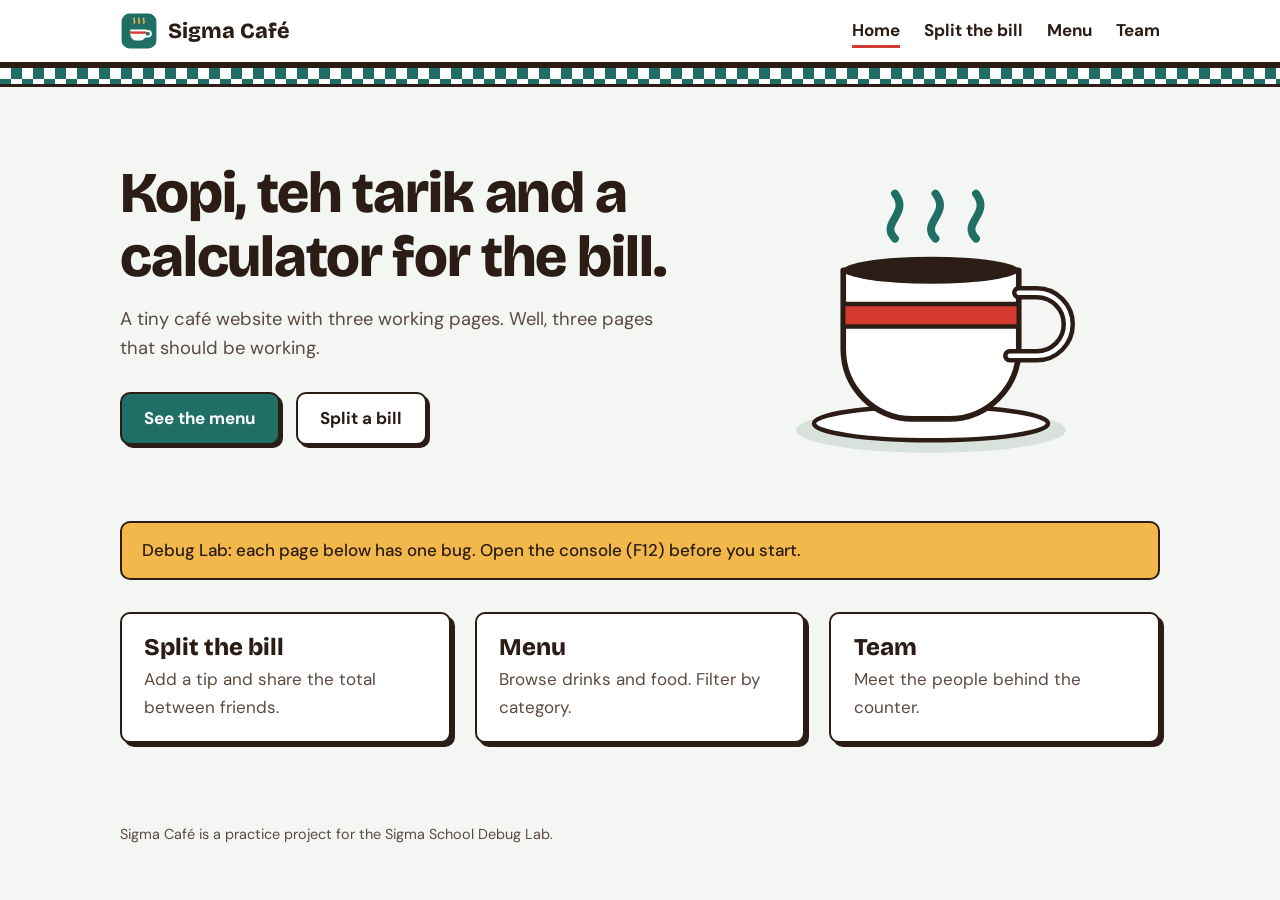
<file: sigma-cafe-teacher/index.html>
<!DOCTYPE html>
<html lang="en">
<head>
  <meta charset="UTF-8">
  <meta name="viewport" content="width=device-width, initial-scale=1.0">
  <title>Home | Sigma Café</title>
  <link rel="icon" href="assets/images/logo.svg" type="image/svg+xml">
  <link rel="stylesheet" href="css/base.css">
  <link rel="stylesheet" href="css/components.css">
</head>
<body>
  <header class="site-header">
    <div class="container nav">
      <a class="brand" href="index.html"><img src="assets/images/logo.svg" alt="">Sigma Café</a>
      <nav aria-label="Main">
        <ul class="nav-links">
          <li><a href="index.html" aria-current="page">Home</a></li>
          <li><a href="pages/bill.html">Split the bill</a></li>
          <li><a href="pages/menu.html">Menu</a></li>
          <li><a href="pages/team.html">Team</a></li>
        </ul>
      </nav>
    </div>
  </header>
  <div class="tile-strip" aria-hidden="true"></div>

  <main class="container">
    <section class="hero">
      <div>
        <h1>Kopi, teh tarik and a calculator for the bill.</h1>
        <p>A tiny café website with three working pages. Well, three pages that should be working.</p>
        <div class="hero-actions">
          <a class="btn" href="pages/menu.html">See the menu</a>
          <a class="btn btn-light" href="pages/bill.html">Split a bill</a>
        </div>
      </div>
      <img src="assets/images/hero-cup.svg" alt="An enamel mug of coffee with steam rising">
    </section>

    <p class="lab-note">Debug Lab: each page below has one bug. Open the console (F12) before you start.</p>

    <section class="signboards" aria-label="Pages">
      <a class="signboard" href="pages/bill.html">
        <h2>Split the bill</h2>
        <p>Add a tip and share the total between friends.</p>
      </a>
      <a class="signboard" href="pages/menu.html">
        <h2>Menu</h2>
        <p>Browse drinks and food. Filter by category.</p>
      </a>
      <a class="signboard" href="pages/team.html">
        <h2>Team</h2>
        <p>Meet the people behind the counter.</p>
      </a>
    </section>
  </main>

  <footer class="container site-footer">
    <p>Sigma Café is a practice project for the Sigma School Debug Lab.</p>
  </footer>


</body>
</html>
</file>
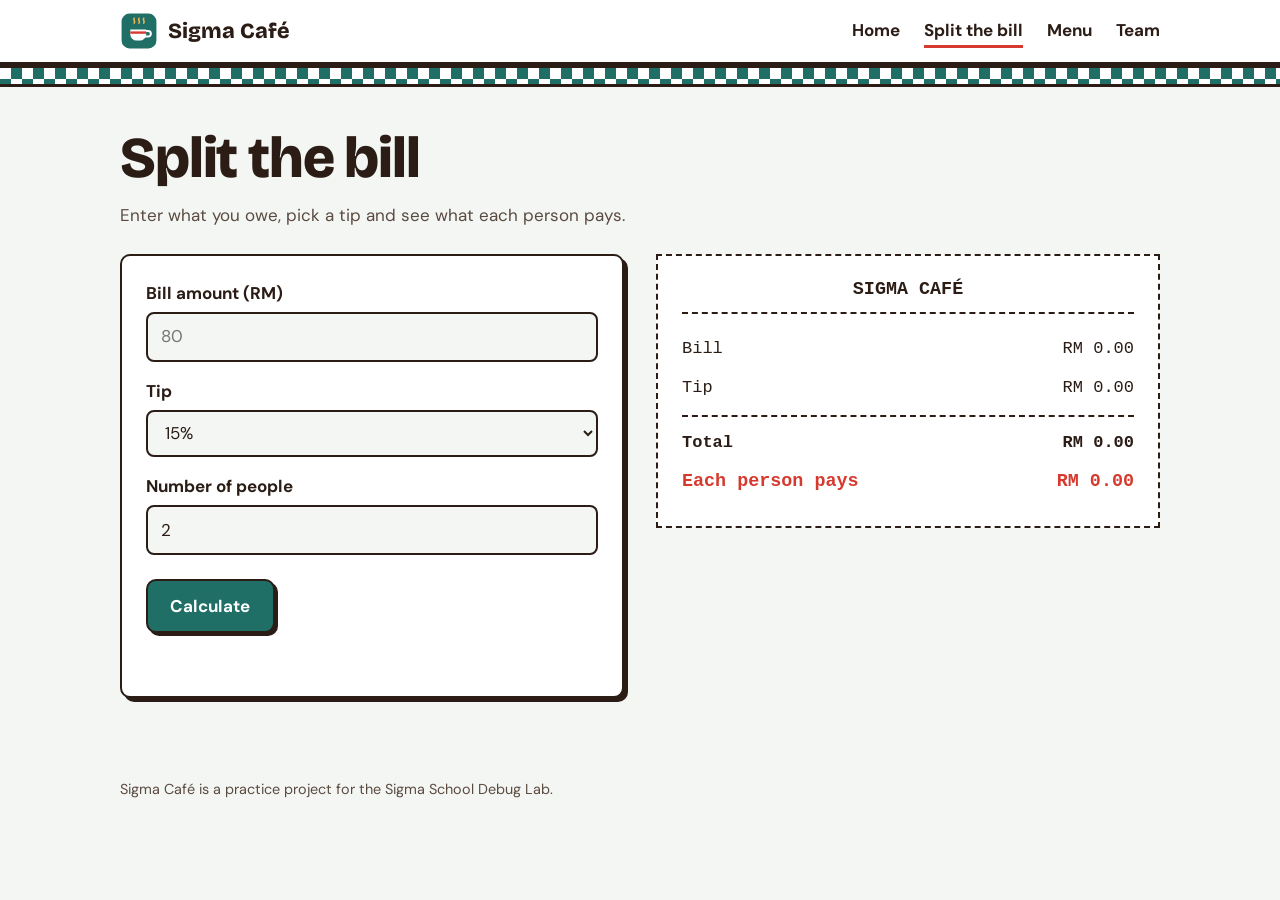
<file: sigma-cafe-teacher/pages/bill.html>
<!DOCTYPE html>
<html lang="en">
<head>
  <meta charset="UTF-8">
  <meta name="viewport" content="width=device-width, initial-scale=1.0">
  <title>Split the bill | Sigma Café</title>
  <link rel="icon" href="../assets/images/logo.svg" type="image/svg+xml">
  <link rel="stylesheet" href="../css/base.css">
  <link rel="stylesheet" href="../css/components.css">
</head>
<body>
  <header class="site-header">
    <div class="container nav">
      <a class="brand" href="../index.html"><img src="../assets/images/logo.svg" alt="">Sigma Café</a>
      <nav aria-label="Main">
        <ul class="nav-links">
          <li><a href="../index.html">Home</a></li>
          <li><a href="bill.html" aria-current="page">Split the bill</a></li>
          <li><a href="menu.html">Menu</a></li>
          <li><a href="team.html">Team</a></li>
        </ul>
      </nav>
    </div>
  </header>
  <div class="tile-strip" aria-hidden="true"></div>

  <main class="container">
    <section class="page-title">
      <h1>Split the bill</h1>
      <p>Enter what you owe, pick a tip and see what each person pays.</p>
    </section>

    <section class="split">
      <form class="panel" onsubmit="return false">
        <div class="field">
          <label for="bill">Bill amount (RM)</label>
          <input id="bill" type="number" min="0" step="0.01" placeholder="80">
        </div>
        <div class="field">
          <label for="tip">Tip</label>
          <select id="tip">
            <option value="0">No tip</option>
            <option value="10">10%</option>
            <option value="15" selected>15%</option>
            <option value="20">20%</option>
          </select>
        </div>
        <div class="field">
          <label for="people">Number of people</label>
          <input id="people" type="number" min="1" step="1" value="2">
        </div>
        <button id="calc" class="btn" type="button">Calculate</button>
        <p id="message" class="form-message" role="status"></p>
      </form>

      <section class="receipt" aria-label="Receipt">
        <h2>SIGMA CAFÉ</h2>
        <dl>
          <div class="row"><dt>Bill</dt><dd id="r-bill">RM 0.00</dd></div>
          <div class="row"><dt id="r-tip-label">Tip</dt><dd id="r-tip">RM 0.00</dd></div>
          <div class="row total"><dt>Total</dt><dd id="r-total">RM 0.00</dd></div>
          <div class="row each"><dt>Each person pays</dt><dd id="r-each">RM 0.00</dd></div>
        </dl>
      </section>
    </section>
  </main>

  <footer class="container site-footer">
    <p>Sigma Café is a practice project for the Sigma School Debug Lab.</p>
  </footer>

  <script src="../lib/rounding.js"></script>
  <script src="../js/bill.js"></script>
</body>
</html>
</file>
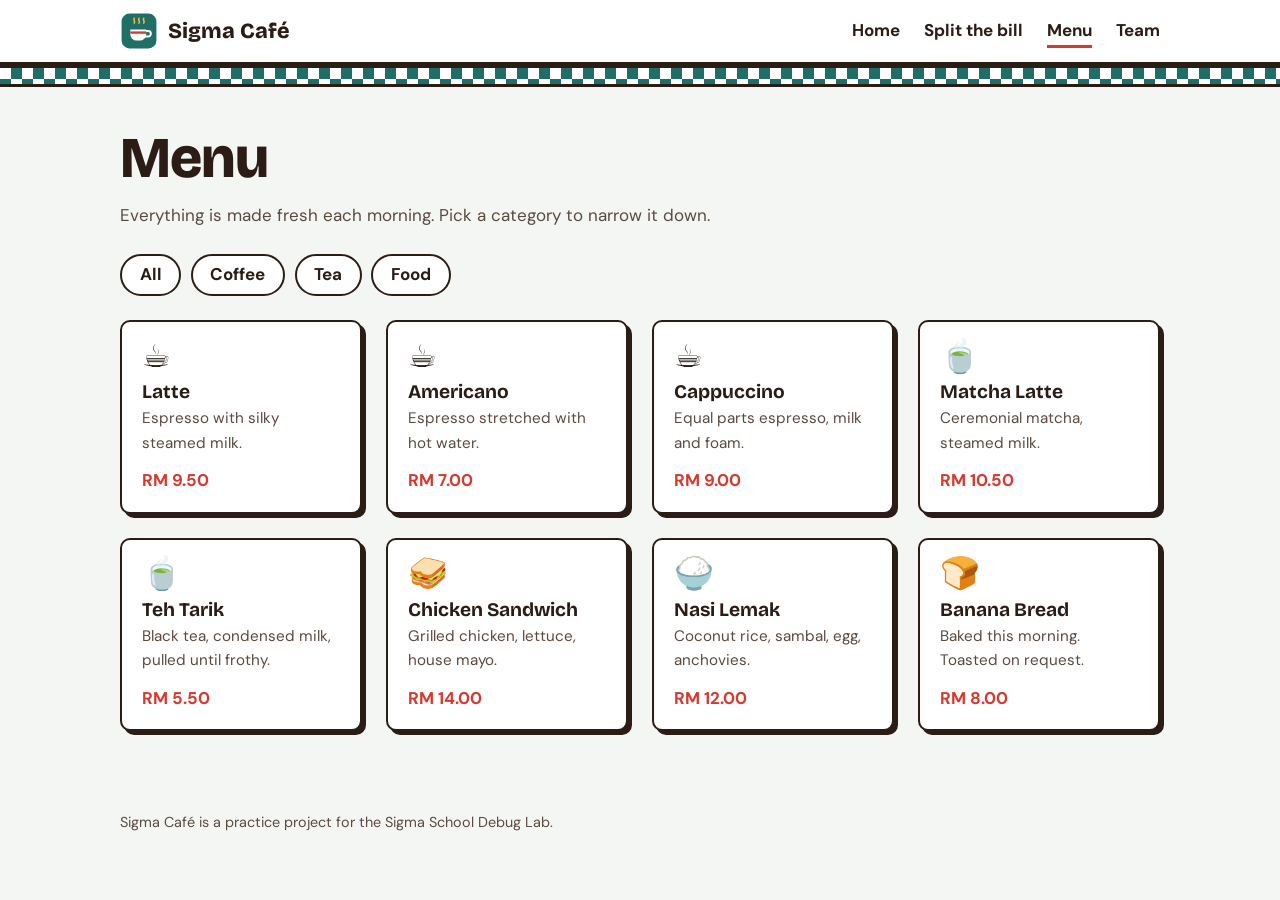
<file: sigma-cafe-teacher/pages/menu.html>
<!DOCTYPE html>
<html lang="en">
<head>
  <meta charset="UTF-8">
  <meta name="viewport" content="width=device-width, initial-scale=1.0">
  <title>Menu | Sigma Café</title>
  <link rel="icon" href="../assets/images/logo.svg" type="image/svg+xml">
  <link rel="stylesheet" href="../css/base.css">
  <link rel="stylesheet" href="../css/components.css">
</head>
<body>
  <header class="site-header">
    <div class="container nav">
      <a class="brand" href="../index.html"><img src="../assets/images/logo.svg" alt="">Sigma Café</a>
      <nav aria-label="Main">
        <ul class="nav-links">
          <li><a href="../index.html">Home</a></li>
          <li><a href="bill.html">Split the bill</a></li>
          <li><a href="menu.html" aria-current="page">Menu</a></li>
          <li><a href="team.html">Team</a></li>
        </ul>
      </nav>
    </div>
  </header>
  <div class="tile-strip" aria-hidden="true"></div>

  <main class="container">
    <section class="page-title">
      <h1>Menu</h1>
      <p>Everything is made fresh each morning. Pick a category to narrow it down.</p>
    </section>

    <div class="filters" role="group" aria-label="Filter by category">
      <button class="chip">
        All
      </button>
      <button class="chip">
        Coffee
      </button>
      <button class="chip">
        Tea
      </button>
      <button class="chip">
        Food
      </button>
    </div>

    <section id="menu-list" class="card-grid" aria-live="polite"></section>
  </main>

  <footer class="container site-footer">
    <p>Sigma Café is a practice project for the Sigma School Debug Lab.</p>
  </footer>

  <script src="../data/menu.js"></script>
  <script src="../js/menu.js"></script>
</body>
</html>
</file>
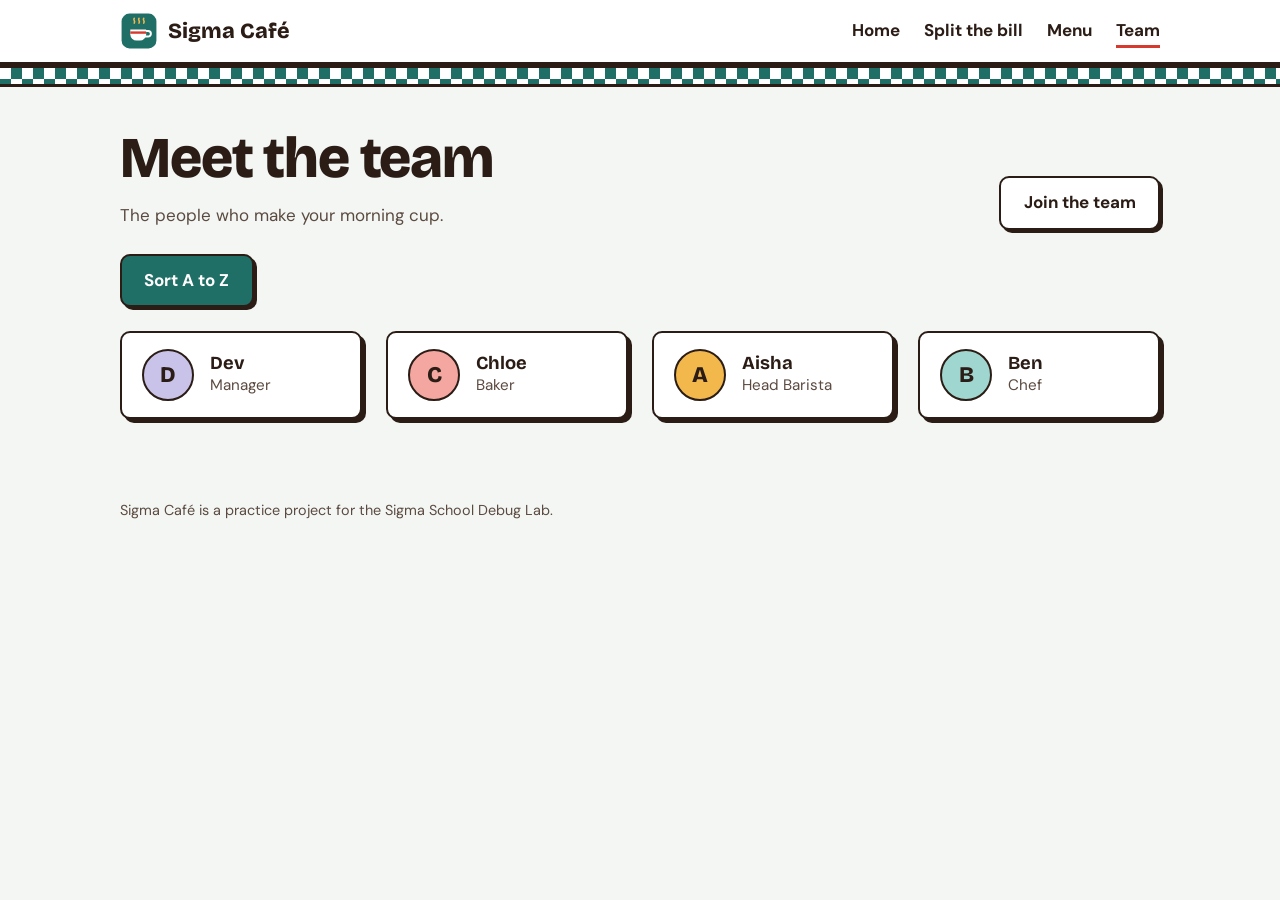
<file: sigma-cafe-teacher/pages/team.html>
<!DOCTYPE html>
<html lang="en">
<head>
  <meta charset="UTF-8">
  <meta name="viewport" content="width=device-width, initial-scale=1.0">
  <title>Team | Sigma Café</title>
  <link rel="icon" href="../assets/images/logo.svg" type="image/svg+xml">
  <link rel="stylesheet" href="../css/base.css">
  <link rel="stylesheet" href="../css/components.css">
</head>
<body>
  <header class="site-header">
    <div class="container nav">
      <a class="brand" href="../index.html"><img src="../assets/images/logo.svg" alt="">Sigma Café</a>
      <nav aria-label="Main">
        <ul class="nav-links">
          <li><a href="../index.html">Home</a></li>
          <li><a href="bill.html">Split the bill</a></li>
          <li><a href="menu.html">Menu</a></li>
          <li><a href="team.html" aria-current="page">Team</a></li>
        </ul>
      </nav>
    </div>
  </header>
  <div class="tile-strip" aria-hidden="true"></div>

  <main class="container">
    <section class="page-title title-row">
      <div>
        <h1>Meet the team</h1>
        <p>The people who make your morning cup.</p>
      </div>
      <a class="btn btn-light" href="#join">Join the team</a>
    </section>

    <div class="toolbar">
      <button id="sort" class="btn" type="button">Sort A to Z</button>
    </div>

    <section id="team-list" class="card-grid" aria-live="polite"></section>
  </main>

  <footer class="container site-footer">
    <p>Sigma Café is a practice project for the Sigma School Debug Lab.</p>
  </footer>

  <script src="../data/staff.js"></script>
  <script src="../js/team.js"></script>
</body>
</html>
</file>
<file: sigma-cafe-teacher/css/base.css>
/* base.css: design tokens, reset and typography shared by every page */

@import url("https://fonts.googleapis.com/css2?family=Bricolage+Grotesque:opsz,wght@12..96,600;12..96,800&family=DM+Sans:wght@400;500;700&display=swap");

:root {
  --tile: #f3f6f3;
  --paper: #ffffff;
  --ink: #2b1d16;
  --ink-soft: #5b4a40;
  --teal: #1f6f66;
  --teal-dark: #174f49;
  --red: #d63a2f;
  --sugar: #f2b84b;
  --marble: #d9e1dc;

  --font-display: "Bricolage Grotesque", "Trebuchet MS", system-ui, sans-serif;
  --font-body: "DM Sans", system-ui, -apple-system, "Segoe UI", sans-serif;

  --radius: 10px;
  --shadow: 4px 4px 0 var(--ink);
}

*,
*::before,
*::after {
  box-sizing: border-box;
}

body {
  margin: 0;
  background: var(--tile);
  color: var(--ink);
  font-family: var(--font-body);
  font-size: 1.0625rem;
  line-height: 1.6;
}

h1,
h2,
h3 {
  font-family: var(--font-display);
  line-height: 1.1;
  margin: 0;
}

h1 {
  font-size: clamp(2.2rem, 5vw, 3.6rem);
  font-weight: 800;
  letter-spacing: -0.02em;
}

h2 {
  font-size: 1.5rem;
  font-weight: 800;
}

p {
  margin: 0;
}

a {
  color: inherit;
}

:focus-visible {
  outline: 3px solid var(--red);
  outline-offset: 3px;
}

.container {
  width: min(1040px, 100% - 3rem);
  margin-inline: auto;
}

/* The kopitiam floor tile: the one decorative signature of this site */
.tile-strip {
  height: 22px;
  background-color: var(--paper);
  background-image:
    linear-gradient(45deg, var(--teal) 25%, transparent 25%, transparent 75%, var(--teal) 75%),
    linear-gradient(45deg, var(--teal) 25%, transparent 25%, transparent 75%, var(--teal) 75%);
  background-size: 22px 22px;
  background-position: 0 0, 11px 11px;
  border-block: 3px solid var(--ink);
}

.page-title {
  padding-block: 2.5rem 1.5rem;
}

.page-title p {
  margin-top: 0.75rem;
  color: var(--ink-soft);
  max-width: 52ch;
}

@media (prefers-reduced-motion: reduce) {
  * {
    transition: none !important;
  }
}
</file>
<file: sigma-cafe-teacher/css/components.css>
/* components.css: navigation, buttons, forms, cards and the page-specific bits */

/* ---------- Navigation ---------- */
.site-header {
  background: var(--paper);
  border-bottom: 3px solid var(--ink);
}

.nav {
  display: flex;
  align-items: center;
  justify-content: space-between;
  flex-wrap: wrap;
  gap: 0.75rem 1.5rem;
  padding-block: 0.75rem;
}

.brand {
  display: flex;
  align-items: center;
  gap: 0.6rem;
  font-family: var(--font-display);
  font-weight: 800;
  font-size: 1.35rem;
  text-decoration: none;
}

.brand img {
  width: 38px;
  height: 38px;
}

.nav-links {
  display: flex;
  gap: 1.5rem;
  list-style: none;
  margin: 0;
  padding: 0;
}

.nav-links a {
  text-decoration: none;
  font-weight: 700;
  padding-block: 0.25rem;
  border-bottom: 3px solid transparent;
}

.nav-links a:hover {
  border-bottom-color: var(--teal);
}

.nav-links a[aria-current="page"] {
  border-bottom-color: var(--red);
}

/* ---------- Buttons ---------- */
.btn {
  display: inline-block;
  cursor: pointer;
  font: inherit;
  font-weight: 700;
  color: var(--paper);
  background: var(--teal);
  border: 2px solid var(--ink);
  border-radius: var(--radius);
  padding: 0.7rem 1.4rem;
  text-decoration: none;
  box-shadow: 3px 3px 0 var(--ink);
  transition: transform 0.1s ease, box-shadow 0.1s ease;
}

.btn:hover {
  background: var(--teal-dark);
}

.btn:active {
  transform: translate(3px, 3px);
  box-shadow: none;
}

.btn-light {
  background: var(--paper);
  color: var(--ink);
}

.btn-light:hover {
  background: var(--sugar);
}

/* ---------- Home ---------- */
.hero {
  display: grid;
  grid-template-columns: 1.2fr 1fr;
  align-items: center;
  gap: 2rem;
  padding-block: 3rem;
}

.hero p {
  margin-block: 1rem 1.75rem;
  max-width: 44ch;
  color: var(--ink-soft);
  font-size: 1.15rem;
}

.hero-actions {
  display: flex;
  flex-wrap: wrap;
  gap: 1rem;
}

.hero img {
  width: 100%;
  max-width: 360px;
  justify-self: center;
}

.lab-note {
  background: var(--sugar);
  border: 2px solid var(--ink);
  border-radius: var(--radius);
  padding: 0.9rem 1.25rem;
  font-weight: 500;
}

.signboards {
  display: grid;
  grid-template-columns: repeat(auto-fit, minmax(220px, 1fr));
  gap: 1.5rem;
  padding-block: 2rem 3.5rem;
}

.signboard {
  display: block;
  text-decoration: none;
  background: var(--paper);
  border: 2px solid var(--ink);
  border-radius: var(--radius);
  box-shadow: var(--shadow);
  padding: 1.25rem 1.4rem;
  transition: transform 0.1s ease, box-shadow 0.1s ease;
}

.signboard:hover {
  transform: translate(-2px, -2px);
  box-shadow: 6px 6px 0 var(--red);
}

.signboard h2 {
  margin-bottom: 0.35rem;
}

.signboard p {
  color: var(--ink-soft);
}

/* ---------- Panels and forms ---------- */
.panel {
  background: var(--paper);
  border: 2px solid var(--ink);
  border-radius: var(--radius);
  box-shadow: var(--shadow);
  padding: 1.5rem;
}

.field + .field {
  margin-top: 1rem;
}

.field label {
  display: block;
  font-weight: 700;
  margin-bottom: 0.3rem;
}

.field input,
.field select {
  width: 100%;
  font: inherit;
  color: var(--ink);
  background: var(--tile);
  border: 2px solid var(--ink);
  border-radius: 8px;
  padding: 0.6rem 0.8rem;
}

.panel .btn {
  margin-top: 1.5rem;
}

.form-message {
  margin-top: 0.75rem;
  color: var(--red);
  font-weight: 700;
  min-height: 1.6em;
}

/* ---------- Split the Bill ---------- */
.split {
  display: grid;
  grid-template-columns: 1fr 1fr;
  gap: 2rem;
  padding-bottom: 3.5rem;
  align-items: start;
}

.receipt {
  background: var(--paper);
  border: 2px dashed var(--ink);
  padding: 1.5rem;
  font-family: "Courier New", Courier, monospace;
}

.receipt h2 {
  font-family: "Courier New", Courier, monospace;
  text-align: center;
  font-size: 1.15rem;
  padding-bottom: 0.75rem;
  border-bottom: 2px dashed var(--ink);
}

.receipt dl {
  margin: 1rem 0 0;
}

.receipt .row {
  display: flex;
  justify-content: space-between;
  gap: 1rem;
  padding-block: 0.35rem;
}

.receipt dt,
.receipt dd {
  margin: 0;
}

.receipt .row.total {
  margin-top: 0.5rem;
  padding-top: 0.75rem;
  border-top: 2px dashed var(--ink);
  font-weight: 700;
}

.receipt .row.each {
  color: var(--red);
  font-weight: 700;
  font-size: 1.15rem;
}

/* ---------- Menu ---------- */
.filters {
  display: flex;
  flex-wrap: wrap;
  gap: 0.6rem;
  margin-bottom: 1.5rem;
}

.chip {
  cursor: pointer;
  font: inherit;
  font-weight: 700;
  color: var(--ink);
  background: var(--paper);
  border: 2px solid var(--ink);
  border-radius: 999px;
  padding: 0.35rem 1.1rem;
  transition: background 0.1s ease;
}

.chip:hover {
  background: var(--sugar);
}

.card-grid {
  display: grid;
  grid-template-columns: repeat(auto-fill, minmax(230px, 1fr));
  gap: 1.5rem;
  padding-bottom: 3.5rem;
}

.card-grid > .empty {
  grid-column: 1 / -1;
}

.item {
  background: var(--paper);
  border: 2px solid var(--ink);
  border-radius: var(--radius);
  box-shadow: var(--shadow);
  padding: 1.1rem 1.25rem;
}

.item .icon {
  font-size: 2rem;
  line-height: 1;
}

.item h3 {
  font-size: 1.2rem;
  margin-top: 0.6rem;
}

.item .desc {
  color: var(--ink-soft);
  font-size: 0.95rem;
  margin-top: 0.25rem;
}

.item .price {
  display: block;
  margin-top: 0.75rem;
  color: var(--red);
  font-weight: 700;
}

.empty {
  color: var(--ink-soft);
  font-weight: 500;
}

/* ---------- Team ---------- */
.title-row {
  display: flex;
  justify-content: space-between;
  align-items: flex-end;
  flex-wrap: wrap;
  gap: 1rem;
}

.toolbar {
  margin-bottom: 1.5rem;
}

.person {
  display: flex;
  align-items: center;
  gap: 1rem;
  background: var(--paper);
  border: 2px solid var(--ink);
  border-radius: var(--radius);
  box-shadow: var(--shadow);
  padding: 1rem 1.25rem;
}

.avatar {
  flex: none;
  display: grid;
  place-items: center;
  width: 52px;
  height: 52px;
  border-radius: 50%;
  border: 2px solid var(--ink);
  font-family: var(--font-display);
  font-weight: 800;
  font-size: 1.4rem;
}

.person h3 {
  font-size: 1.15rem;
}

.person .role {
  color: var(--ink-soft);
  font-size: 0.95rem;
}

/* ---------- Footer ---------- */
.site-footer {
  padding-block: 1.5rem 2.5rem;
  color: var(--ink-soft);
  font-size: 0.9rem;
}

/* ---------- Small screens ---------- */
@media (max-width: 720px) {
  .hero,
  .split {
    grid-template-columns: 1fr;
  }
}
</file>
